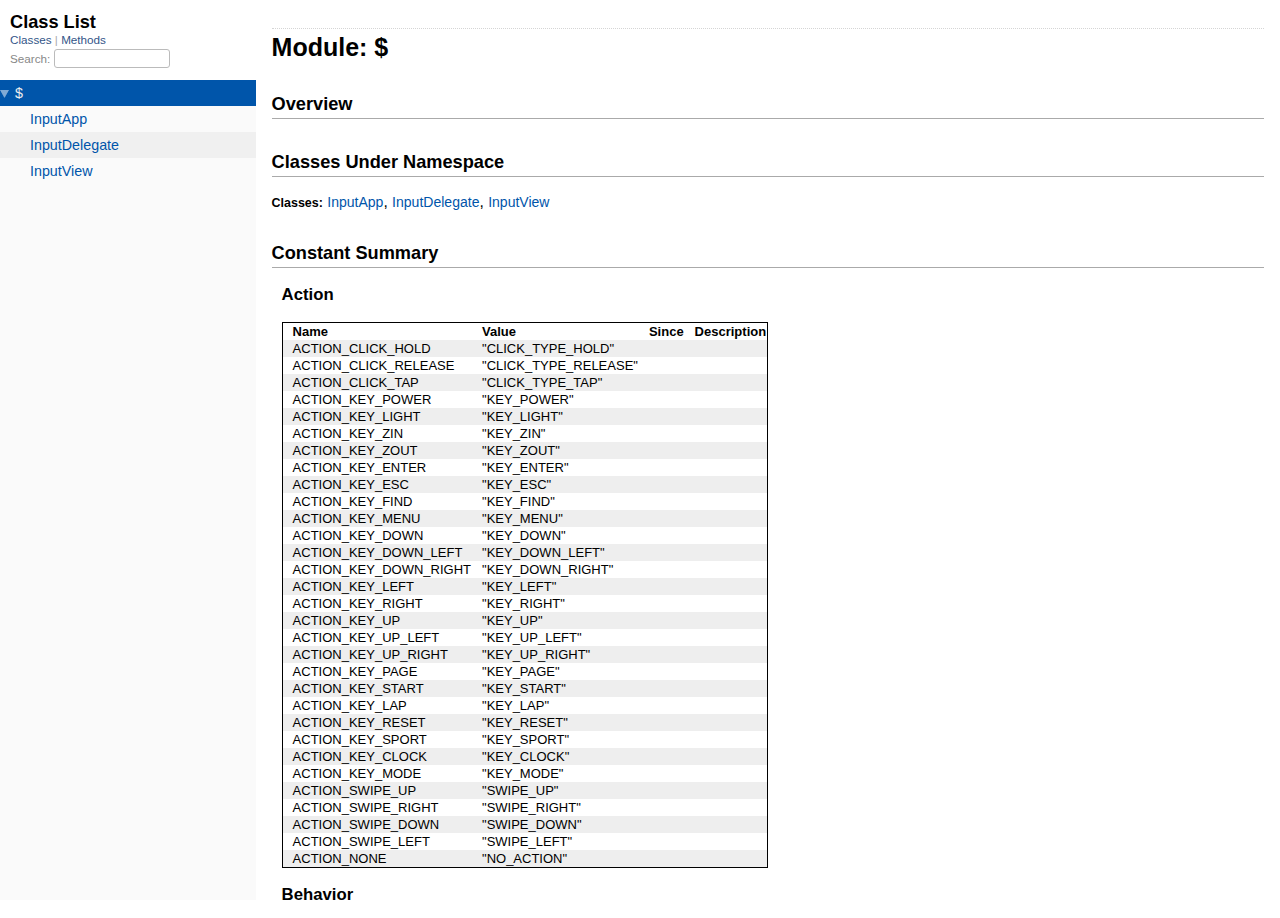
<file: docs/index.html>
<!-- Header -->
<!DOCTYPE html>
<html>
  <head>
    <meta charset="utf-8">
    <meta name="viewport" content="width=device-width, initial-scale=1.0">
    <title> $ </title>

    <link rel="stylesheet" href="./css/style.css" type="text/css" charset="utf-8" />
    <link rel="stylesheet" href="./css/common.css" type="text/css" charset="utf-8" />

    <script type="text/javascript" charset="utf-8">
      pathId = "$";
      relpath = './';
    </script>
    <script type="text/javascript" charset="utf-8" src="./js/jquery.js"></script>
    <script type="text/javascript" charset="utf-8" src="./js/app.js"></script>
 </head>

 <body>
<div class="nav_wrap">
  <iframe id="nav" src="./class_list.html"></iframe>
  <div id="resizer"></div>
</div>

<div id="main" tabindex="-1">
<iframe id="search_frame" src="./class_list.html"></iframe>


  <div id="content"><h1>Module: $</h1>


<h2>Overview</h2>
<!-- Overview -->





<div class="tags">





</div>



<!-- Child Classes -->
<h2>Classes Under Namespace</h2>
<p class="children">
<strong class="classes">Classes:</strong> <span class='type'><a href="./Global/InputApp.html">InputApp</a></span>, <span class='type'><a href="./Global/InputDelegate.html">InputDelegate</a></span>, <span class='type'><a href="./Global/InputView.html">InputView</a></span>
</p>


<!-- Constants -->
<h2>Constant Summary</h2>
<dl class="constants">
<dt id="Action-module" class="">
    <h3>Action</h3>
  </dt>
<table class='enumTable'>
  <tr>
    <th class='enumTableHeader'>Name</th>
    <th class='enumTableHeader'>Value</th>
    <th class='enumTableHeader'>Since</th>
    <th class='enumTableHeader'>Description</th>
  </tr>
  <tr class='enumTableOdd'>
    <td class='enumTableCell'>ACTION_CLICK_HOLD</td>
      <td class='enumTableCell'>"CLICK_TYPE_HOLD"</td>
      <td class='enumTableCell'></td>
      <td class='enumTableCell'></td>
    </td>
</tr><tr class='enumTableEven'>
    <td class='enumTableCell'>ACTION_CLICK_RELEASE</td>
      <td class='enumTableCell'>"CLICK_TYPE_RELEASE"</td>
      <td class='enumTableCell'></td>
      <td class='enumTableCell'></td>
    </td>
</tr><tr class='enumTableOdd'>
    <td class='enumTableCell'>ACTION_CLICK_TAP</td>
      <td class='enumTableCell'>"CLICK_TYPE_TAP"</td>
      <td class='enumTableCell'></td>
      <td class='enumTableCell'></td>
    </td>
</tr><tr class='enumTableEven'>
    <td class='enumTableCell'>ACTION_KEY_POWER</td>
      <td class='enumTableCell'>"KEY_POWER"</td>
      <td class='enumTableCell'></td>
      <td class='enumTableCell'></td>
    </td>
</tr><tr class='enumTableOdd'>
    <td class='enumTableCell'>ACTION_KEY_LIGHT</td>
      <td class='enumTableCell'>"KEY_LIGHT"</td>
      <td class='enumTableCell'></td>
      <td class='enumTableCell'></td>
    </td>
</tr><tr class='enumTableEven'>
    <td class='enumTableCell'>ACTION_KEY_ZIN</td>
      <td class='enumTableCell'>"KEY_ZIN"</td>
      <td class='enumTableCell'></td>
      <td class='enumTableCell'></td>
    </td>
</tr><tr class='enumTableOdd'>
    <td class='enumTableCell'>ACTION_KEY_ZOUT</td>
      <td class='enumTableCell'>"KEY_ZOUT"</td>
      <td class='enumTableCell'></td>
      <td class='enumTableCell'></td>
    </td>
</tr><tr class='enumTableEven'>
    <td class='enumTableCell'>ACTION_KEY_ENTER</td>
      <td class='enumTableCell'>"KEY_ENTER"</td>
      <td class='enumTableCell'></td>
      <td class='enumTableCell'></td>
    </td>
</tr><tr class='enumTableOdd'>
    <td class='enumTableCell'>ACTION_KEY_ESC</td>
      <td class='enumTableCell'>"KEY_ESC"</td>
      <td class='enumTableCell'></td>
      <td class='enumTableCell'></td>
    </td>
</tr><tr class='enumTableEven'>
    <td class='enumTableCell'>ACTION_KEY_FIND</td>
      <td class='enumTableCell'>"KEY_FIND"</td>
      <td class='enumTableCell'></td>
      <td class='enumTableCell'></td>
    </td>
</tr><tr class='enumTableOdd'>
    <td class='enumTableCell'>ACTION_KEY_MENU</td>
      <td class='enumTableCell'>"KEY_MENU"</td>
      <td class='enumTableCell'></td>
      <td class='enumTableCell'></td>
    </td>
</tr><tr class='enumTableEven'>
    <td class='enumTableCell'>ACTION_KEY_DOWN</td>
      <td class='enumTableCell'>"KEY_DOWN"</td>
      <td class='enumTableCell'></td>
      <td class='enumTableCell'></td>
    </td>
</tr><tr class='enumTableOdd'>
    <td class='enumTableCell'>ACTION_KEY_DOWN_LEFT</td>
      <td class='enumTableCell'>"KEY_DOWN_LEFT"</td>
      <td class='enumTableCell'></td>
      <td class='enumTableCell'></td>
    </td>
</tr><tr class='enumTableEven'>
    <td class='enumTableCell'>ACTION_KEY_DOWN_RIGHT</td>
      <td class='enumTableCell'>"KEY_DOWN_RIGHT"</td>
      <td class='enumTableCell'></td>
      <td class='enumTableCell'></td>
    </td>
</tr><tr class='enumTableOdd'>
    <td class='enumTableCell'>ACTION_KEY_LEFT</td>
      <td class='enumTableCell'>"KEY_LEFT"</td>
      <td class='enumTableCell'></td>
      <td class='enumTableCell'></td>
    </td>
</tr><tr class='enumTableEven'>
    <td class='enumTableCell'>ACTION_KEY_RIGHT</td>
      <td class='enumTableCell'>"KEY_RIGHT"</td>
      <td class='enumTableCell'></td>
      <td class='enumTableCell'></td>
    </td>
</tr><tr class='enumTableOdd'>
    <td class='enumTableCell'>ACTION_KEY_UP</td>
      <td class='enumTableCell'>"KEY_UP"</td>
      <td class='enumTableCell'></td>
      <td class='enumTableCell'></td>
    </td>
</tr><tr class='enumTableEven'>
    <td class='enumTableCell'>ACTION_KEY_UP_LEFT</td>
      <td class='enumTableCell'>"KEY_UP_LEFT"</td>
      <td class='enumTableCell'></td>
      <td class='enumTableCell'></td>
    </td>
</tr><tr class='enumTableOdd'>
    <td class='enumTableCell'>ACTION_KEY_UP_RIGHT</td>
      <td class='enumTableCell'>"KEY_UP_RIGHT"</td>
      <td class='enumTableCell'></td>
      <td class='enumTableCell'></td>
    </td>
</tr><tr class='enumTableEven'>
    <td class='enumTableCell'>ACTION_KEY_PAGE</td>
      <td class='enumTableCell'>"KEY_PAGE"</td>
      <td class='enumTableCell'></td>
      <td class='enumTableCell'></td>
    </td>
</tr><tr class='enumTableOdd'>
    <td class='enumTableCell'>ACTION_KEY_START</td>
      <td class='enumTableCell'>"KEY_START"</td>
      <td class='enumTableCell'></td>
      <td class='enumTableCell'></td>
    </td>
</tr><tr class='enumTableEven'>
    <td class='enumTableCell'>ACTION_KEY_LAP</td>
      <td class='enumTableCell'>"KEY_LAP"</td>
      <td class='enumTableCell'></td>
      <td class='enumTableCell'></td>
    </td>
</tr><tr class='enumTableOdd'>
    <td class='enumTableCell'>ACTION_KEY_RESET</td>
      <td class='enumTableCell'>"KEY_RESET"</td>
      <td class='enumTableCell'></td>
      <td class='enumTableCell'></td>
    </td>
</tr><tr class='enumTableEven'>
    <td class='enumTableCell'>ACTION_KEY_SPORT</td>
      <td class='enumTableCell'>"KEY_SPORT"</td>
      <td class='enumTableCell'></td>
      <td class='enumTableCell'></td>
    </td>
</tr><tr class='enumTableOdd'>
    <td class='enumTableCell'>ACTION_KEY_CLOCK</td>
      <td class='enumTableCell'>"KEY_CLOCK"</td>
      <td class='enumTableCell'></td>
      <td class='enumTableCell'></td>
    </td>
</tr><tr class='enumTableEven'>
    <td class='enumTableCell'>ACTION_KEY_MODE</td>
      <td class='enumTableCell'>"KEY_MODE"</td>
      <td class='enumTableCell'></td>
      <td class='enumTableCell'></td>
    </td>
</tr><tr class='enumTableOdd'>
    <td class='enumTableCell'>ACTION_SWIPE_UP</td>
      <td class='enumTableCell'>"SWIPE_UP"</td>
      <td class='enumTableCell'></td>
      <td class='enumTableCell'></td>
    </td>
</tr><tr class='enumTableEven'>
    <td class='enumTableCell'>ACTION_SWIPE_RIGHT</td>
      <td class='enumTableCell'>"SWIPE_RIGHT"</td>
      <td class='enumTableCell'></td>
      <td class='enumTableCell'></td>
    </td>
</tr><tr class='enumTableOdd'>
    <td class='enumTableCell'>ACTION_SWIPE_DOWN</td>
      <td class='enumTableCell'>"SWIPE_DOWN"</td>
      <td class='enumTableCell'></td>
      <td class='enumTableCell'></td>
    </td>
</tr><tr class='enumTableEven'>
    <td class='enumTableCell'>ACTION_SWIPE_LEFT</td>
      <td class='enumTableCell'>"SWIPE_LEFT"</td>
      <td class='enumTableCell'></td>
      <td class='enumTableCell'></td>
    </td>
</tr><tr class='enumTableOdd'>
    <td class='enumTableCell'>ACTION_NONE</td>
      <td class='enumTableCell'>"NO_ACTION"</td>
      <td class='enumTableCell'></td>
      <td class='enumTableCell'></td>
    </td>
</tr>
</table><dt id="Behavior-module" class="">
    <h3>Behavior</h3>
  </dt>
<table class='enumTable'>
  <tr>
    <th class='enumTableHeader'>Name</th>
    <th class='enumTableHeader'>Value</th>
    <th class='enumTableHeader'>Since</th>
    <th class='enumTableHeader'>Description</th>
  </tr>
  <tr class='enumTableOdd'>
    <td class='enumTableCell'>BEHAVIOR_NEXT_PAGE</td>
      <td class='enumTableCell'>"NEXT_PAGE"</td>
      <td class='enumTableCell'></td>
      <td class='enumTableCell'></td>
    </td>
</tr><tr class='enumTableEven'>
    <td class='enumTableCell'>BEHAVIOR_PREV_PAGE</td>
      <td class='enumTableCell'>"PREVIOUS_PAGE"</td>
      <td class='enumTableCell'></td>
      <td class='enumTableCell'></td>
    </td>
</tr><tr class='enumTableOdd'>
    <td class='enumTableCell'>BEHAVIOR_MENU</td>
      <td class='enumTableCell'>"ON_MENU"</td>
      <td class='enumTableCell'></td>
      <td class='enumTableCell'></td>
    </td>
</tr><tr class='enumTableEven'>
    <td class='enumTableCell'>BEHAVIOR_BACK</td>
      <td class='enumTableCell'>"ON_BACK"</td>
      <td class='enumTableCell'></td>
      <td class='enumTableCell'></td>
    </td>
</tr><tr class='enumTableOdd'>
    <td class='enumTableCell'>BEHAVIOR_NEXT_MODE</td>
      <td class='enumTableCell'>"ON_NEXT_MODE"</td>
      <td class='enumTableCell'></td>
      <td class='enumTableCell'></td>
    </td>
</tr><tr class='enumTableEven'>
    <td class='enumTableCell'>BEHAVIOR_PREV_MODE</td>
      <td class='enumTableCell'>"ON_PREVIOUS_MODE"</td>
      <td class='enumTableCell'></td>
      <td class='enumTableCell'></td>
    </td>
</tr><tr class='enumTableOdd'>
    <td class='enumTableCell'>BEHAVIOR_SELECT</td>
      <td class='enumTableCell'>"ON_SELECT"</td>
      <td class='enumTableCell'></td>
      <td class='enumTableCell'></td>
    </td>
</tr><tr class='enumTableEven'>
    <td class='enumTableCell'>BEHAVIOR_NONE</td>
      <td class='enumTableCell'>"NO_BEHAVIOR"</td>
      <td class='enumTableCell'></td>
      <td class='enumTableCell'></td>
    </td>
</tr>
</table><dt id="Button-module" class="">
    <h3>Button</h3>
  </dt>
<table class='enumTable'>
  <tr>
    <th class='enumTableHeader'>Name</th>
    <th class='enumTableHeader'>Value</th>
    <th class='enumTableHeader'>Since</th>
    <th class='enumTableHeader'>Description</th>
  </tr>
  <tr class='enumTableOdd'>
    <td class='enumTableCell'>BUTTON_MORE</td>
      <td class='enumTableCell'>"MORE_BUTTONS"</td>
      <td class='enumTableCell'></td>
      <td class='enumTableCell'></td>
    </td>
</tr><tr class='enumTableEven'>
    <td class='enumTableCell'>BUTTON_NO_MORE</td>
      <td class='enumTableCell'>"NO_MORE_BUTTONS"</td>
      <td class='enumTableCell'></td>
      <td class='enumTableCell'></td>
    </td>
</tr><tr class='enumTableOdd'>
    <td class='enumTableCell'>BUTTON_PUSH</td>
      <td class='enumTableCell'>"PUSH_BUTTONS"</td>
      <td class='enumTableCell'></td>
      <td class='enumTableCell'></td>
    </td>
</tr><tr class='enumTableEven'>
    <td class='enumTableCell'>BUTTON_UNKNOWN</td>
      <td class='enumTableCell'>"UNKNOWN_BUTTON"</td>
      <td class='enumTableCell'></td>
      <td class='enumTableCell'></td>
    </td>
</tr>
</table><dt id="Status-module" class="">
    <h3>Status</h3>
  </dt>
<table class='enumTable'>
  <tr>
    <th class='enumTableHeader'>Name</th>
    <th class='enumTableHeader'>Value</th>
    <th class='enumTableHeader'>Since</th>
    <th class='enumTableHeader'>Description</th>
  </tr>
  <tr class='enumTableOdd'>
    <td class='enumTableCell'>STATUS_PRESSED</td>
      <td class='enumTableCell'>"PRESSED"</td>
      <td class='enumTableCell'></td>
      <td class='enumTableCell'></td>
    </td>
</tr><tr class='enumTableEven'>
    <td class='enumTableCell'>STATUS_RELEASED</td>
      <td class='enumTableCell'>"RELEASED"</td>
      <td class='enumTableCell'></td>
      <td class='enumTableCell'></td>
    </td>
</tr><tr class='enumTableOdd'>
    <td class='enumTableCell'>STATUS_NONE</td>
      <td class='enumTableCell'>"NO_EVENT"</td>
      <td class='enumTableCell'></td>
      <td class='enumTableCell'></td>
    </td>
</tr>
</table>
</dl>





</div>

<hr/>

<p class="signature">
Generated Mar 21, 2023, 1:46:30 PM
</p>

</body>
</file>
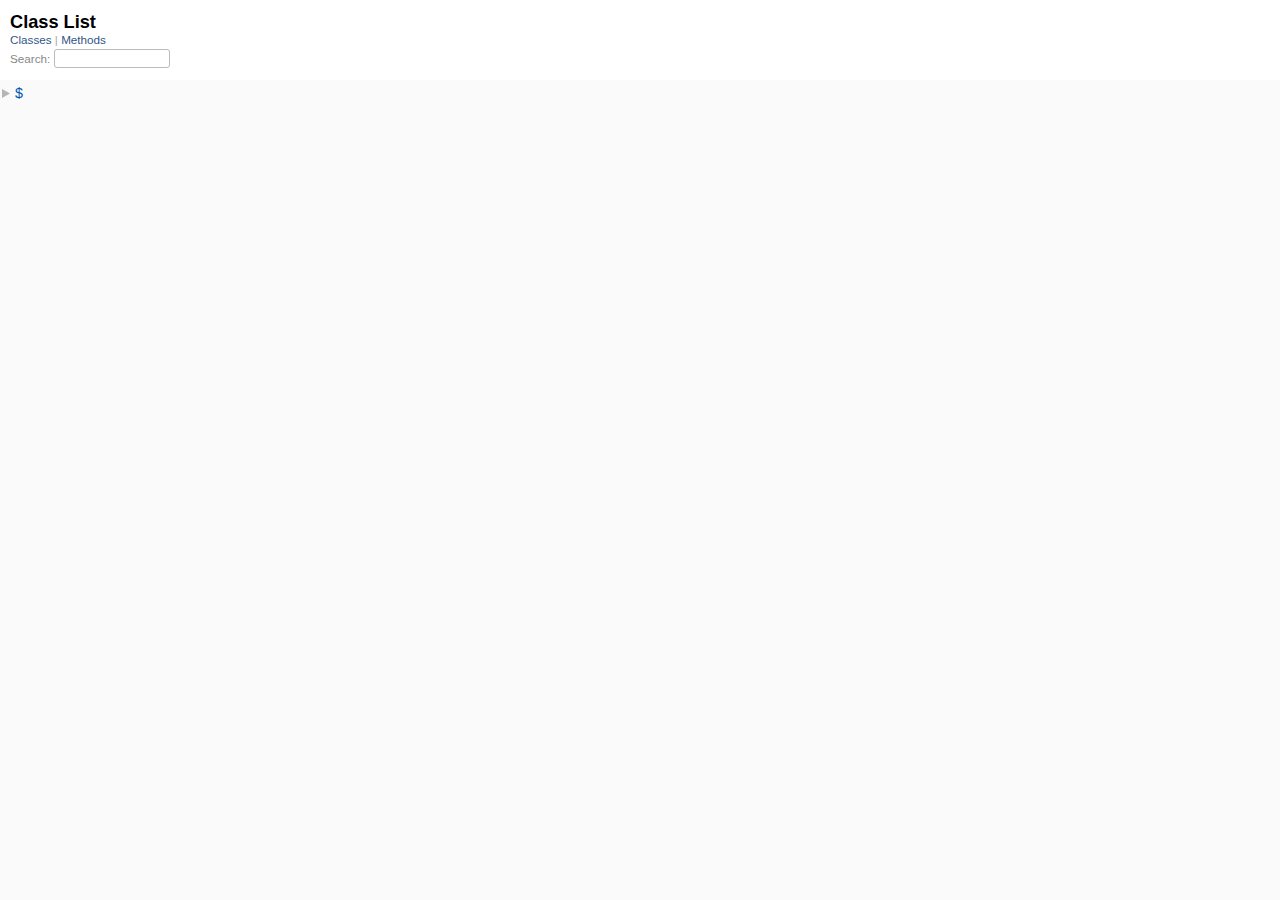
<file: docs/class_list.html>
<!DOCTYPE html>
<html>
  <head>
    <meta name="viewport" content="width=device-width, initial-scale=1.0">
    <meta charset="utf-8" />
      <link rel="stylesheet" href="css/full_list.css" type="text/css" media="screen" charset="utf-8" />
      <link rel="stylesheet" href="css/common.css" type="text/css" media="screen" charset="utf-8" />
      <script type="text/javascript" charset="utf-8" src="js/jquery.js"></script>
      <script type="text/javascript" charset="utf-8" src="js/full_list.js"></script>
    <title>Class List</title>
    <base id="base_target" target="_parent" />
  </head>
  <body>
    <div id="content">
      <div class="fixed_header">
        <h1 id="full_list_header">Class List</h1>
        <div id="full_list_nav">
            <span><a target="_self" href="./class_list.html">
              Classes
            </a></span>

            <span><a target="_self" href="./method_list.html">
              Methods
            </a></span>
        </div>

        <div id="search">Search: <input type="text" /></div>
      </div>

      <ul id="full_list" class="class">
        <li id='object_$' class='collapsed even'>
  <div class='item' style='padding-left:15px'>
    <a class='toggle'></a>
    <span class='object_link'><a href="./index.html" title="$ (Module)">$</a></span>
  </div>
  <ul>
    <li id='object_$.InputApp' class='collapsed even'>
  <div class='item' style='padding-left:30px'>
    <span class='object_link'><a href="./Global/InputApp.html" title="InputApp (Class)">InputApp</a></span>
    <small class='search_info'>$</small>
  </div>
</li><li id='object_$.InputDelegate' class='collapsed odd'>
  <div class='item' style='padding-left:30px'>
    <span class='object_link'><a href="./Global/InputDelegate.html" title="InputDelegate (Class)">InputDelegate</a></span>
    <small class='search_info'>$</small>
  </div>
</li><li id='object_$.InputView' class='collapsed even'>
  <div class='item' style='padding-left:30px'>
    <span class='object_link'><a href="./Global/InputView.html" title="InputView (Class)">InputView</a></span>
    <small class='search_info'>$</small>
  </div>
</li>
  </ul>
</li>
      </ul>
    </div>
  </body>
</html>
</file>
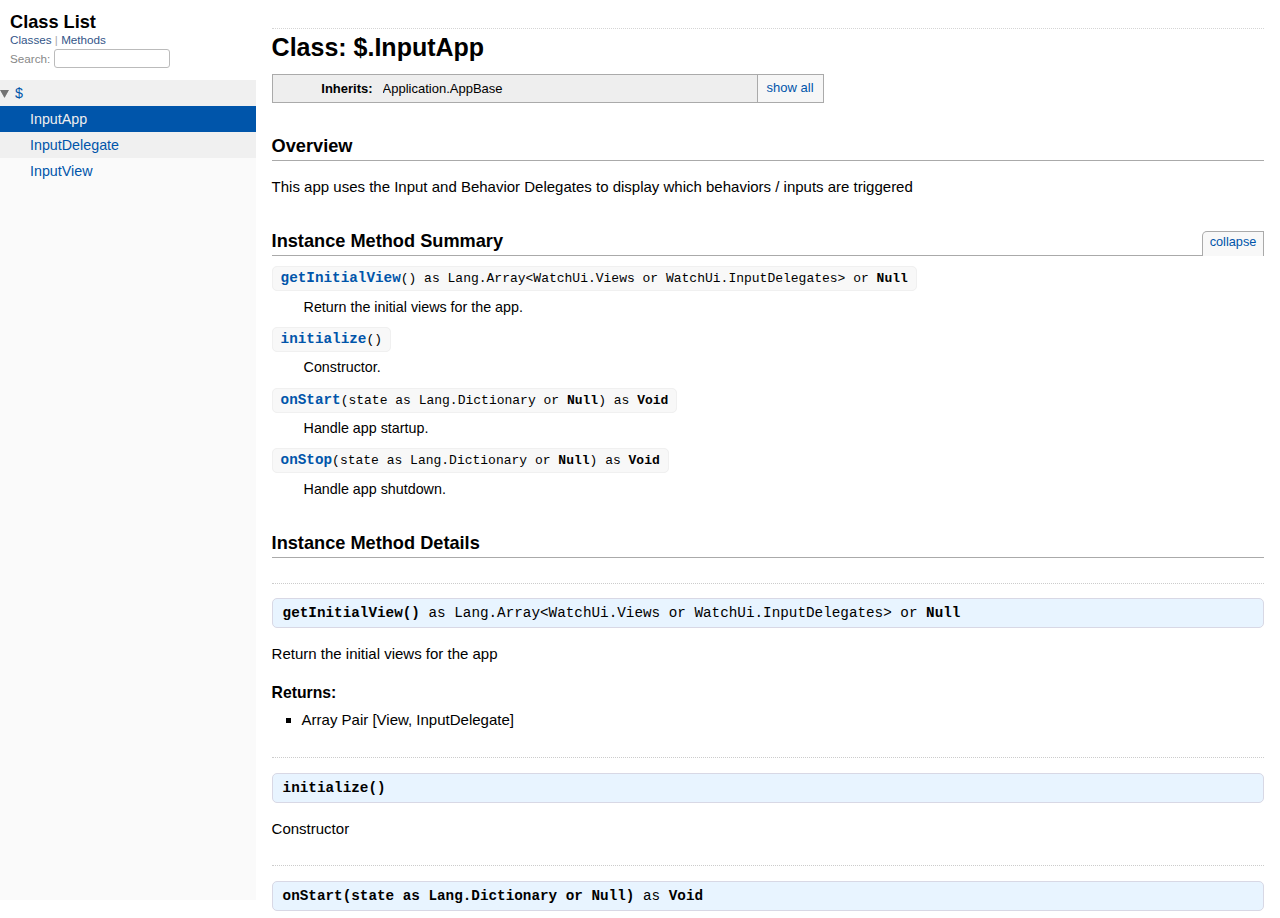
<file: docs/Global/InputApp.html>
<!-- Header -->
<!DOCTYPE html>
<html>
  <head>
    <meta charset="utf-8">
    <meta name="viewport" content="width=device-width, initial-scale=1.0">
    <title> $.InputApp </title>

    <link rel="stylesheet" href="../css/style.css" type="text/css" charset="utf-8" />
    <link rel="stylesheet" href="../css/common.css" type="text/css" charset="utf-8" />

    <script type="text/javascript" charset="utf-8">
      pathId = "$.InputApp";
      relpath = '../';
    </script>
    <script type="text/javascript" charset="utf-8" src="../js/jquery.js"></script>
    <script type="text/javascript" charset="utf-8" src="../js/app.js"></script>
 </head>

 <body>
<div class="nav_wrap">
  <iframe id="nav" src="../class_list.html"></iframe>
  <div id="resizer"></div>
</div>

<div id="main" tabindex="-1">
<iframe id="search_frame" src="../class_list.html"></iframe>


  <div id="content"><h1>Class: $.InputApp</h1>

  <!-- Inherits -->
  <div class="box_info">
    <dl>
  <dt>Inherits:</dt>
  <dd>
    <span class="inheritName">Application.AppBase</span>
    <ul class="fullTree">
      <li class="next">
  <div class='inline'>
    Application.AppBase
  </div>
</li>
<li class="next">
  <div class='inline'>
    <a href="../Global/InputApp.html">InputApp</a>
  </div>
</li>
    </ul>
    <a href="#" class="inheritanceTree">show all</a>
  </dd>
</dl>
  </div>

<h2>Overview</h2>
<!-- Overview -->

<!-- Description -->
  <div class="docstring">
    <div class="discussion">
      <p>
This app uses the Input and Behavior Delegates to
display which behaviors / inputs are triggered
</p>


    </div>
  </div>




<div class="tags">





</div>








<h2>
   Instance Method Summary
   <small><a href="#" class="summary_toggle">collapse</a></small>
</h2>
<ul class="summary">
<li class="public">

      <span class="summary_signature">
      <a href="#getInitialView-instance_function" title="getInitialView (Instance Function)"><strong>getInitialView</strong></a>()    as <span class='type'>Lang.Array</span>&lt;WatchUi.Views or WatchUi.InputDelegates&gt; or <b>Null</b>
      </span>

  <span class="summary_desc">
    <div class="inline">
<p>
Return the initial views for the app.
</p>


    </div>
  </span>
</li><li class="public">

      <span class="summary_signature">
      <a href="#initialize-instance_function" title="initialize (Instance Function)"><strong>initialize</strong></a>()
      </span>

  <span class="summary_desc">
    <div class="inline">
<p>
Constructor.
</p>


    </div>
  </span>
</li><li class="public">

      <span class="summary_signature">
      <a href="#onStart-instance_function" title="onStart (Instance Function)"><strong>onStart</strong></a>(state as Lang.Dictionary or <b>Null</b>)    as <b>Void</b>
      </span>

  <span class="summary_desc">
    <div class="inline">
<p>
Handle app startup.
</p>


    </div>
  </span>
</li><li class="public">

      <span class="summary_signature">
      <a href="#onStop-instance_function" title="onStop (Instance Function)"><strong>onStop</strong></a>(state as Lang.Dictionary or <b>Null</b>)    as <b>Void</b>
      </span>

  <span class="summary_desc">
    <div class="inline">
<p>
Handle app shutdown.
</p>


    </div>
  </span>
</li>
</ul>


 <div id="instance_method_details" class="method_details_list">
  <h2>Instance Method Details</h2>
<div class="method_details">
  <h3 class="signature" id="getInitialView-instance_function">
    <strong>getInitialView()</strong> <span class='type'> as <span class='type'>Lang.Array</span>&lt;WatchUi.Views or WatchUi.InputDelegates&gt; or <b>Null</b></span>
  </h3>

  <div class="docstring">
    <div class="discussion">
      <p>
Return the initial views for the app
</p>


    </div>
  </div>

  <div class="tags">



    <p class="tag_title">Returns:</p>
    <ul class="return">
      <li>
  <div class='inline'>
    <p>
Array Pair [View, InputDelegate]
</p>


  </div>
</li>
    </ul>




  </div>
</div><div class="method_details">
  <h3 class="signature" id="initialize-instance_function">
    <strong>initialize()</strong>
  </h3>

  <div class="docstring">
    <div class="discussion">
      <p>
Constructor
</p>


    </div>
  </div>

  <div class="tags">







  </div>
</div><div class="method_details">
  <h3 class="signature" id="onStart-instance_function">
    <strong>onStart(state as Lang.Dictionary or <b>Null</b>)</strong> <span class='type'> as <b>Void</b></span>
  </h3>

  <div class="docstring">
    <div class="discussion">
      <p>
Handle app startup
</p>


    </div>
  </div>

  <div class="tags">
    <p class="tag_title">Parameters:</p>
    <ul class="param">
      <li>
        <span class='name'>state</span>
        &mdash;
        <div class='inline'>
<p>
Startup arguments
</p>


        </div>
    </li>
    </ul>







  </div>
</div><div class="method_details">
  <h3 class="signature" id="onStop-instance_function">
    <strong>onStop(state as Lang.Dictionary or <b>Null</b>)</strong> <span class='type'> as <b>Void</b></span>
  </h3>

  <div class="docstring">
    <div class="discussion">
      <p>
Handle app shutdown
</p>


    </div>
  </div>

  <div class="tags">
    <p class="tag_title">Parameters:</p>
    <ul class="param">
      <li>
        <span class='name'>state</span>
        &mdash;
        <div class='inline'>
<p>
Shutdown arguments
</p>


        </div>
    </li>
    </ul>







  </div>
</div>
</div>
</div>

<hr/>

<p class="signature">
Generated Mar 21, 2023, 1:46:30 PM
</p>

</body>
</file>
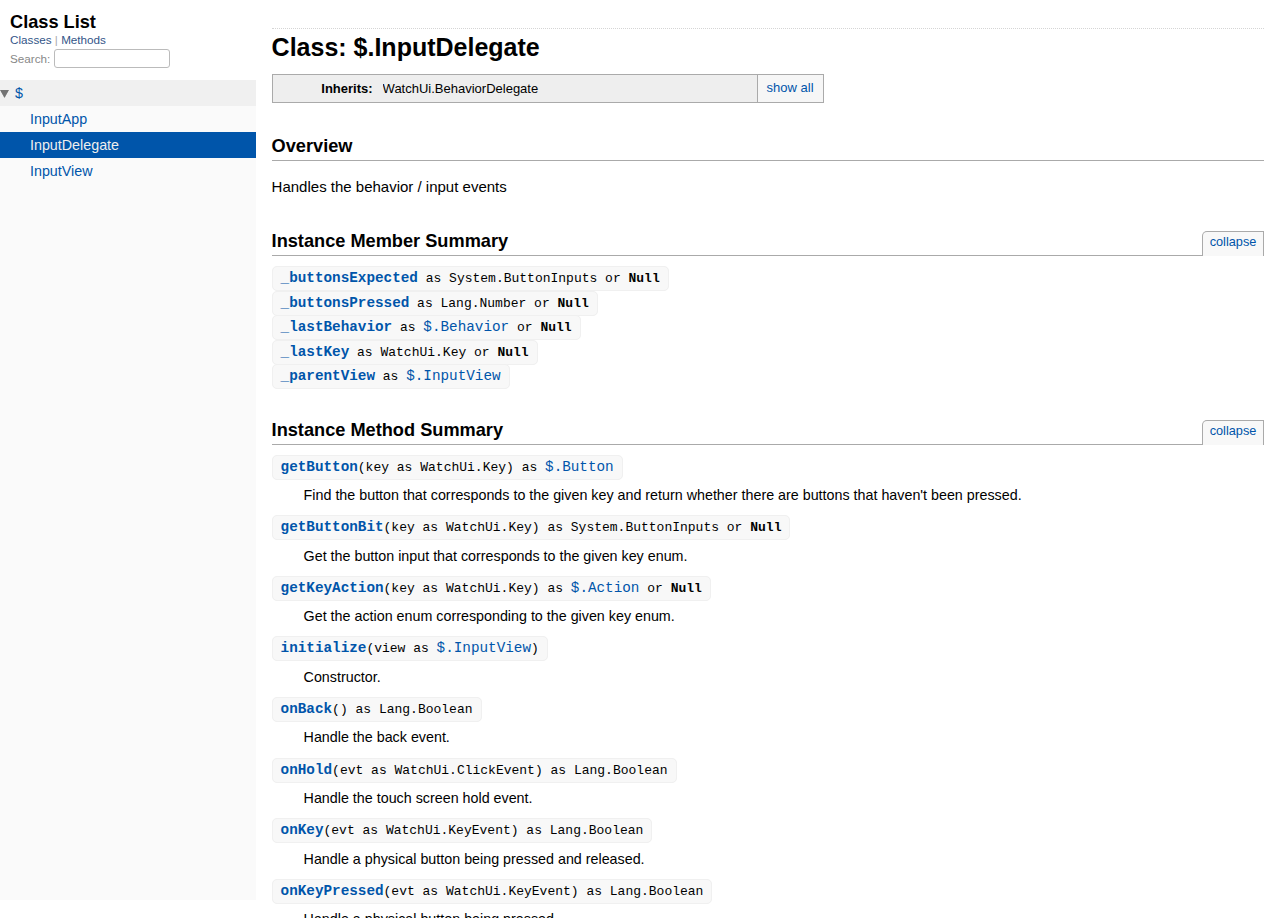
<file: docs/Global/InputDelegate.html>
<!-- Header -->
<!DOCTYPE html>
<html>
  <head>
    <meta charset="utf-8">
    <meta name="viewport" content="width=device-width, initial-scale=1.0">
    <title> $.InputDelegate </title>

    <link rel="stylesheet" href="../css/style.css" type="text/css" charset="utf-8" />
    <link rel="stylesheet" href="../css/common.css" type="text/css" charset="utf-8" />

    <script type="text/javascript" charset="utf-8">
      pathId = "$.InputDelegate";
      relpath = '../';
    </script>
    <script type="text/javascript" charset="utf-8" src="../js/jquery.js"></script>
    <script type="text/javascript" charset="utf-8" src="../js/app.js"></script>
 </head>

 <body>
<div class="nav_wrap">
  <iframe id="nav" src="../class_list.html"></iframe>
  <div id="resizer"></div>
</div>

<div id="main" tabindex="-1">
<iframe id="search_frame" src="../class_list.html"></iframe>


  <div id="content"><h1>Class: $.InputDelegate</h1>

  <!-- Inherits -->
  <div class="box_info">
    <dl>
  <dt>Inherits:</dt>
  <dd>
    <span class="inheritName">WatchUi.BehaviorDelegate</span>
    <ul class="fullTree">
      <li class="next">
  <div class='inline'>
    WatchUi.BehaviorDelegate
  </div>
</li>
<li class="next">
  <div class='inline'>
    <a href="../Global/InputDelegate.html">InputDelegate</a>
  </div>
</li>
    </ul>
    <a href="#" class="inheritanceTree">show all</a>
  </dd>
</dl>
  </div>

<h2>Overview</h2>
<!-- Overview -->

<!-- Description -->
  <div class="docstring">
    <div class="discussion">
      <p>
Handles the behavior / input events
</p>


    </div>
  </div>




<div class="tags">





</div>







<h2>Instance Member Summary <small><a href="#" class="summary_toggle">collapse</a></small></h2>
<ul class="summary">
   <li class="public">
  <span class="summary_signature">
    <a href="#_buttonsExpected-var" title="_buttonsExpected (Var)"><strong>_buttonsExpected</strong></a>  as System.ButtonInputs or <b>Null</b>
  </span>


</li><li class="public">
  <span class="summary_signature">
    <a href="#_buttonsPressed-var" title="_buttonsPressed (Var)"><strong>_buttonsPressed</strong></a>  as Lang.Number or <b>Null</b>
  </span>


</li><li class="public">
  <span class="summary_signature">
    <a href="#_lastBehavior-var" title="_lastBehavior (Var)"><strong>_lastBehavior</strong></a>  as <span class='type'><a href="../index.html#Behavior-module">$.Behavior</a></span> or <b>Null</b>
  </span>


</li><li class="public">
  <span class="summary_signature">
    <a href="#_lastKey-var" title="_lastKey (Var)"><strong>_lastKey</strong></a>  as WatchUi.Key or <b>Null</b>
  </span>


</li><li class="public">
  <span class="summary_signature">
    <a href="#_parentView-var" title="_parentView (Var)"><strong>_parentView</strong></a>  as <span class='type'><a href="../Global/InputView.html">$.InputView</a></span>
  </span>


</li>
</ul>

<h2>
   Instance Method Summary
   <small><a href="#" class="summary_toggle">collapse</a></small>
</h2>
<ul class="summary">
<li class="public">

      <span class="summary_signature">
      <a href="#getButton-instance_function" title="getButton (Instance Function)"><strong>getButton</strong></a>(key as WatchUi.Key)    as <span class='type'><a href="../index.html#Button-module">$.Button</a></span>
      </span>

  <span class="summary_desc">
    <div class="inline">
<p>
Find the button that corresponds to the given key and return whether there are buttons that haven't been pressed.
</p>


    </div>
  </span>
</li><li class="public">

      <span class="summary_signature">
      <a href="#getButtonBit-instance_function" title="getButtonBit (Instance Function)"><strong>getButtonBit</strong></a>(key as WatchUi.Key)    as System.ButtonInputs or <b>Null</b>
      </span>

  <span class="summary_desc">
    <div class="inline">
<p>
Get the button input that corresponds to the given key enum.
</p>


    </div>
  </span>
</li><li class="public">

      <span class="summary_signature">
      <a href="#getKeyAction-instance_function" title="getKeyAction (Instance Function)"><strong>getKeyAction</strong></a>(key as WatchUi.Key)    as <span class='type'><a href="../index.html#Action-module">$.Action</a></span> or <b>Null</b>
      </span>

  <span class="summary_desc">
    <div class="inline">
<p>
Get the action enum corresponding to the given key enum.
</p>


    </div>
  </span>
</li><li class="public">

      <span class="summary_signature">
      <a href="#initialize-instance_function" title="initialize (Instance Function)"><strong>initialize</strong></a>(view as <span class='type'><a href="../Global/InputView.html">$.InputView</a></span>)
      </span>

  <span class="summary_desc">
    <div class="inline">
<p>
Constructor.
</p>


    </div>
  </span>
</li><li class="public">

      <span class="summary_signature">
      <a href="#onBack-instance_function" title="onBack (Instance Function)"><strong>onBack</strong></a>()    as Lang.Boolean
      </span>

  <span class="summary_desc">
    <div class="inline">
<p>
Handle the back event.
</p>


    </div>
  </span>
</li><li class="public">

      <span class="summary_signature">
      <a href="#onHold-instance_function" title="onHold (Instance Function)"><strong>onHold</strong></a>(evt as WatchUi.ClickEvent)    as Lang.Boolean
      </span>

  <span class="summary_desc">
    <div class="inline">
<p>
Handle the touch screen hold event.
</p>


    </div>
  </span>
</li><li class="public">

      <span class="summary_signature">
      <a href="#onKey-instance_function" title="onKey (Instance Function)"><strong>onKey</strong></a>(evt as WatchUi.KeyEvent)    as Lang.Boolean
      </span>

  <span class="summary_desc">
    <div class="inline">
<p>
Handle a physical button being pressed and released.
</p>


    </div>
  </span>
</li><li class="public">

      <span class="summary_signature">
      <a href="#onKeyPressed-instance_function" title="onKeyPressed (Instance Function)"><strong>onKeyPressed</strong></a>(evt as WatchUi.KeyEvent)    as Lang.Boolean
      </span>

  <span class="summary_desc">
    <div class="inline">
<p>
Handle a physical button being pressed.
</p>


    </div>
  </span>
</li><li class="public">

      <span class="summary_signature">
      <a href="#onKeyReleased-instance_function" title="onKeyReleased (Instance Function)"><strong>onKeyReleased</strong></a>(evt as WatchUi.KeyEvent)    as Lang.Boolean
      </span>

  <span class="summary_desc">
    <div class="inline">
<p>
Handle a physical button being released.
</p>


    </div>
  </span>
</li><li class="public">

      <span class="summary_signature">
      <a href="#onMenu-instance_function" title="onMenu (Instance Function)"><strong>onMenu</strong></a>()    as Lang.Boolean
      </span>

  <span class="summary_desc">
    <div class="inline">
<p>
Handle the menu event.
</p>


    </div>
  </span>
</li><li class="public">

      <span class="summary_signature">
      <a href="#onNextMode-instance_function" title="onNextMode (Instance Function)"><strong>onNextMode</strong></a>()    as Lang.Boolean
      </span>

  <span class="summary_desc">
    <div class="inline">
<p>
Handle the next event.
</p>


    </div>
  </span>
</li><li class="public">

      <span class="summary_signature">
      <a href="#onNextPage-instance_function" title="onNextPage (Instance Function)"><strong>onNextPage</strong></a>()    as Lang.Boolean
      </span>

  <span class="summary_desc">
    <div class="inline">
<p>
Handle going to the next view.
</p>


    </div>
  </span>
</li><li class="public">

      <span class="summary_signature">
      <a href="#onPreviousMode-instance_function" title="onPreviousMode (Instance Function)"><strong>onPreviousMode</strong></a>()    as Lang.Boolean
      </span>

  <span class="summary_desc">
    <div class="inline">
<p>
Handle the previous event.
</p>


    </div>
  </span>
</li><li class="public">

      <span class="summary_signature">
      <a href="#onPreviousPage-instance_function" title="onPreviousPage (Instance Function)"><strong>onPreviousPage</strong></a>()    as Lang.Boolean
      </span>

  <span class="summary_desc">
    <div class="inline">
<p>
Handle going to the previous view.
</p>


    </div>
  </span>
</li><li class="public">

      <span class="summary_signature">
      <a href="#onRelease-instance_function" title="onRelease (Instance Function)"><strong>onRelease</strong></a>(evt as WatchUi.ClickEvent)    as Lang.Boolean
      </span>

  <span class="summary_desc">
    <div class="inline">
<p>
Handle the touch screen release event.
</p>


    </div>
  </span>
</li><li class="public">

      <span class="summary_signature">
      <a href="#onSelect-instance_function" title="onSelect (Instance Function)"><strong>onSelect</strong></a>()    as Lang.Boolean
      </span>

  <span class="summary_desc">
    <div class="inline">
<p>
Handle the select button.
</p>


    </div>
  </span>
</li><li class="public">

      <span class="summary_signature">
      <a href="#onSwipe-instance_function" title="onSwipe (Instance Function)"><strong>onSwipe</strong></a>(evt as WatchUi.SwipeEvent)    as Lang.Boolean
      </span>

  <span class="summary_desc">
    <div class="inline">
<p>
Handle the touch screen swipe event.
</p>


    </div>
  </span>
</li><li class="public">

      <span class="summary_signature">
      <a href="#onTap-instance_function" title="onTap (Instance Function)"><strong>onTap</strong></a>(evt as WatchUi.ClickEvent)    as Lang.Boolean
      </span>

  <span class="summary_desc">
    <div class="inline">
<p>
Handle a screen tap event.
</p>


    </div>
  </span>
</li>
</ul>

 <div id="instance_attr_details" class="attr_details">
    <h2>Instance Attribute Details</h2>
    <dt id="_buttonsExpected-var" class="">
<h3 class="signature " id="_buttonsExpected-var">

var _buttonsExpected  as System.ButtonInputs or <b>Null</b>

</h3>



<div class="tags">




</div>

</dt><dt id="_buttonsPressed-var" class="">
<h3 class="signature " id="_buttonsPressed-var">

var _buttonsPressed  as Lang.Number or <b>Null</b>

</h3>



<div class="tags">




</div>

</dt><dt id="_lastBehavior-var" class="">
<h3 class="signature " id="_lastBehavior-var">

var _lastBehavior  as <span class='type'><a href="../index.html#Behavior-module">$.Behavior</a></span> or <b>Null</b>

</h3>



<div class="tags">




</div>

</dt><dt id="_lastKey-var" class="">
<h3 class="signature " id="_lastKey-var">

var _lastKey  as WatchUi.Key or <b>Null</b>

</h3>



<div class="tags">




</div>

</dt><dt id="_parentView-var" class="">
<h3 class="signature " id="_parentView-var">

var _parentView  as <span class='type'><a href="../Global/InputView.html">$.InputView</a></span>

</h3>



<div class="tags">




</div>

</dt>
 </div>

 <div id="instance_method_details" class="method_details_list">
  <h2>Instance Method Details</h2>
<div class="method_details">
  <h3 class="signature" id="getButton-instance_function">
    <strong>getButton(key as WatchUi.Key)</strong> <span class='type'> as <span class='type'><a href="../index.html#Button-module">$.Button</a></span></span>
  </h3>

  <div class="docstring">
    <div class="discussion">
      <p>
Find the button that corresponds to the given key and return
whether there are buttons that haven't been pressed
</p>


    </div>
  </div>

  <div class="tags">
    <p class="tag_title">Parameters:</p>
    <ul class="param">
      <li>
        <span class='name'>key</span>
        &mdash;
        <div class='inline'>
<p>
The key that was pressed
</p>


        </div>
    </li>
    </ul>



    <p class="tag_title">Returns:</p>
    <ul class="return">
      <li>
  <div class='inline'>
    <p>
Button enum telling whether all buttons have been pressed
</p>


  </div>
</li>
    </ul>




  </div>
</div><div class="method_details">
  <h3 class="signature" id="getButtonBit-instance_function">
    <strong>getButtonBit(key as WatchUi.Key)</strong> <span class='type'> as System.ButtonInputs or <b>Null</b></span>
  </h3>

  <div class="docstring">
    <div class="discussion">
      <p>
Get the button input that corresponds to the given key enum
</p>


    </div>
  </div>

  <div class="tags">
    <p class="tag_title">Parameters:</p>
    <ul class="param">
      <li>
        <span class='name'>key</span>
        &mdash;
        <div class='inline'>
<p>
The key enum
</p>


        </div>
    </li>
    </ul>



    <p class="tag_title">Returns:</p>
    <ul class="return">
      <li>
  <div class='inline'>
    <p>
Button input of the key, or null if button not found
</p>


  </div>
</li>
    </ul>




  </div>
</div><div class="method_details">
  <h3 class="signature" id="getKeyAction-instance_function">
    <strong>getKeyAction(key as WatchUi.Key)</strong> <span class='type'> as <span class='type'><a href="../index.html#Action-module">$.Action</a></span> or <b>Null</b></span>
  </h3>

  <div class="docstring">
    <div class="discussion">
      <p>
Get the action enum corresponding to the given key enum
</p>


    </div>
  </div>

  <div class="tags">
    <p class="tag_title">Parameters:</p>
    <ul class="param">
      <li>
        <span class='name'>key</span>
        &mdash;
        <div class='inline'>
<p>
The key enum
</p>


        </div>
    </li>
    </ul>



    <p class="tag_title">Returns:</p>
    <ul class="return">
      <li>
  <div class='inline'>
    <p>
Action enum of key, or null if key not found
</p>


  </div>
</li>
    </ul>




  </div>
</div><div class="method_details">
  <h3 class="signature" id="initialize-instance_function">
    <strong>initialize(view as <span class='type'><a href="../Global/InputView.html">$.InputView</a></span>)</strong>
  </h3>

  <div class="docstring">
    <div class="discussion">
      <p>
Constructor
</p>


    </div>
  </div>

  <div class="tags">
    <p class="tag_title">Parameters:</p>
    <ul class="param">
      <li>
        <span class='name'>view</span>
        &mdash;
        <div class='inline'>
<p>
The InputView to operate on
</p>


        </div>
    </li>
    </ul>







  </div>
</div><div class="method_details">
  <h3 class="signature" id="onBack-instance_function">
    <strong>onBack()</strong> <span class='type'> as Lang.Boolean</span>
  </h3>

  <div class="docstring">
    <div class="discussion">
      <p>
Handle the back event
</p>


    </div>
  </div>

  <div class="tags">



    <p class="tag_title">Returns:</p>
    <ul class="return">
      <li>
  <div class='inline'>
    <p>
true if handled, false otherwise
</p>


  </div>
</li>
    </ul>




  </div>
</div><div class="method_details">
  <h3 class="signature" id="onHold-instance_function">
    <strong>onHold(evt as WatchUi.ClickEvent)</strong> <span class='type'> as Lang.Boolean</span>
  </h3>

  <div class="docstring">
    <div class="discussion">
      <p>
Handle the touch screen hold event
</p>


    </div>
  </div>

  <div class="tags">
    <p class="tag_title">Parameters:</p>
    <ul class="param">
      <li>
        <span class='name'>evt</span>
        &mdash;
        <div class='inline'>
<p>
The click event that occurred
</p>


        </div>
    </li>
    </ul>



    <p class="tag_title">Returns:</p>
    <ul class="return">
      <li>
  <div class='inline'>
    <p>
true if handled, false otherwise
</p>


  </div>
</li>
    </ul>




  </div>
</div><div class="method_details">
  <h3 class="signature" id="onKey-instance_function">
    <strong>onKey(evt as WatchUi.KeyEvent)</strong> <span class='type'> as Lang.Boolean</span>
  </h3>

  <div class="docstring">
    <div class="discussion">
      <p>
Handle a physical button being pressed and released
</p>


    </div>
  </div>

  <div class="tags">
    <p class="tag_title">Parameters:</p>
    <ul class="param">
      <li>
        <span class='name'>evt</span>
        &mdash;
        <div class='inline'>
<p>
The key event that occurred
</p>


        </div>
    </li>
    </ul>



    <p class="tag_title">Returns:</p>
    <ul class="return">
      <li>
  <div class='inline'>
    <p>
true if handled, false otherwise
</p>


  </div>
</li>
    </ul>




  </div>
</div><div class="method_details">
  <h3 class="signature" id="onKeyPressed-instance_function">
    <strong>onKeyPressed(evt as WatchUi.KeyEvent)</strong> <span class='type'> as Lang.Boolean</span>
  </h3>

  <div class="docstring">
    <div class="discussion">
      <p>
Handle a physical button being pressed
</p>


    </div>
  </div>

  <div class="tags">
    <p class="tag_title">Parameters:</p>
    <ul class="param">
      <li>
        <span class='name'>evt</span>
        &mdash;
        <div class='inline'>
<p>
The key event that occurred
</p>


        </div>
    </li>
    </ul>



    <p class="tag_title">Returns:</p>
    <ul class="return">
      <li>
  <div class='inline'>
    <p>
true if handled, false otherwise
</p>


  </div>
</li>
    </ul>




  </div>
</div><div class="method_details">
  <h3 class="signature" id="onKeyReleased-instance_function">
    <strong>onKeyReleased(evt as WatchUi.KeyEvent)</strong> <span class='type'> as Lang.Boolean</span>
  </h3>

  <div class="docstring">
    <div class="discussion">
      <p>
Handle a physical button being released
</p>


    </div>
  </div>

  <div class="tags">
    <p class="tag_title">Parameters:</p>
    <ul class="param">
      <li>
        <span class='name'>evt</span>
        &mdash;
        <div class='inline'>
<p>
The key event that occurred
</p>


        </div>
    </li>
    </ul>



    <p class="tag_title">Returns:</p>
    <ul class="return">
      <li>
  <div class='inline'>
    <p>
true if handled, false otherwise
</p>


  </div>
</li>
    </ul>




  </div>
</div><div class="method_details">
  <h3 class="signature" id="onMenu-instance_function">
    <strong>onMenu()</strong> <span class='type'> as Lang.Boolean</span>
  </h3>

  <div class="docstring">
    <div class="discussion">
      <p>
Handle the menu event
</p>


    </div>
  </div>

  <div class="tags">



    <p class="tag_title">Returns:</p>
    <ul class="return">
      <li>
  <div class='inline'>
    <p>
true if handled, false otherwise
</p>


  </div>
</li>
    </ul>




  </div>
</div><div class="method_details">
  <h3 class="signature" id="onNextMode-instance_function">
    <strong>onNextMode()</strong> <span class='type'> as Lang.Boolean</span>
  </h3>

  <div class="docstring">
    <div class="discussion">
      <p>
Handle the next event
</p>


    </div>
  </div>

  <div class="tags">



    <p class="tag_title">Returns:</p>
    <ul class="return">
      <li>
  <div class='inline'>
    <p>
true if handled, false otherwise
</p>


  </div>
</li>
    </ul>




  </div>
</div><div class="method_details">
  <h3 class="signature" id="onNextPage-instance_function">
    <strong>onNextPage()</strong> <span class='type'> as Lang.Boolean</span>
  </h3>

  <div class="docstring">
    <div class="discussion">
      <p>
Handle going to the next view
</p>


    </div>
  </div>

  <div class="tags">



    <p class="tag_title">Returns:</p>
    <ul class="return">
      <li>
  <div class='inline'>
    <p>
true if handled, false otherwise
</p>


  </div>
</li>
    </ul>




  </div>
</div><div class="method_details">
  <h3 class="signature" id="onPreviousMode-instance_function">
    <strong>onPreviousMode()</strong> <span class='type'> as Lang.Boolean</span>
  </h3>

  <div class="docstring">
    <div class="discussion">
      <p>
Handle the previous event
</p>


    </div>
  </div>

  <div class="tags">



    <p class="tag_title">Returns:</p>
    <ul class="return">
      <li>
  <div class='inline'>
    <p>
true if handled, false otherwise
</p>


  </div>
</li>
    </ul>




  </div>
</div><div class="method_details">
  <h3 class="signature" id="onPreviousPage-instance_function">
    <strong>onPreviousPage()</strong> <span class='type'> as Lang.Boolean</span>
  </h3>

  <div class="docstring">
    <div class="discussion">
      <p>
Handle going to the previous view
</p>


    </div>
  </div>

  <div class="tags">



    <p class="tag_title">Returns:</p>
    <ul class="return">
      <li>
  <div class='inline'>
    <p>
true if handled, false otherwise
</p>


  </div>
</li>
    </ul>




  </div>
</div><div class="method_details">
  <h3 class="signature" id="onRelease-instance_function">
    <strong>onRelease(evt as WatchUi.ClickEvent)</strong> <span class='type'> as Lang.Boolean</span>
  </h3>

  <div class="docstring">
    <div class="discussion">
      <p>
Handle the touch screen release event
</p>


    </div>
  </div>

  <div class="tags">
    <p class="tag_title">Parameters:</p>
    <ul class="param">
      <li>
        <span class='name'>evt</span>
        &mdash;
        <div class='inline'>
<p>
The click event that occurred
</p>


        </div>
    </li>
    </ul>



    <p class="tag_title">Returns:</p>
    <ul class="return">
      <li>
  <div class='inline'>
    <p>
true if handled, false otherwise
</p>


  </div>
</li>
    </ul>




  </div>
</div><div class="method_details">
  <h3 class="signature" id="onSelect-instance_function">
    <strong>onSelect()</strong> <span class='type'> as Lang.Boolean</span>
  </h3>

  <div class="docstring">
    <div class="discussion">
      <p>
Handle the select button
</p>


    </div>
  </div>

  <div class="tags">



    <p class="tag_title">Returns:</p>
    <ul class="return">
      <li>
  <div class='inline'>
    <p>
true if handled, false otherwise
</p>


  </div>
</li>
    </ul>




  </div>
</div><div class="method_details">
  <h3 class="signature" id="onSwipe-instance_function">
    <strong>onSwipe(evt as WatchUi.SwipeEvent)</strong> <span class='type'> as Lang.Boolean</span>
  </h3>

  <div class="docstring">
    <div class="discussion">
      <p>
Handle the touch screen swipe event
</p>


    </div>
  </div>

  <div class="tags">
    <p class="tag_title">Parameters:</p>
    <ul class="param">
      <li>
        <span class='name'>evt</span>
        &mdash;
        <div class='inline'>
<p>
The swipe event that occurred
</p>


        </div>
    </li>
    </ul>



    <p class="tag_title">Returns:</p>
    <ul class="return">
      <li>
  <div class='inline'>
    <p>
true if handled, false otherwise
</p>


  </div>
</li>
    </ul>




  </div>
</div><div class="method_details">
  <h3 class="signature" id="onTap-instance_function">
    <strong>onTap(evt as WatchUi.ClickEvent)</strong> <span class='type'> as Lang.Boolean</span>
  </h3>

  <div class="docstring">
    <div class="discussion">
      <p>
Handle a screen tap event
</p>


    </div>
  </div>

  <div class="tags">
    <p class="tag_title">Parameters:</p>
    <ul class="param">
      <li>
        <span class='name'>evt</span>
        &mdash;
        <div class='inline'>
<p>
The click event that occurred
</p>


        </div>
    </li>
    </ul>



    <p class="tag_title">Returns:</p>
    <ul class="return">
      <li>
  <div class='inline'>
    <p>
true if handled, false otherwise
</p>


  </div>
</li>
    </ul>




  </div>
</div>
</div>
</div>

<hr/>

<p class="signature">
Generated Mar 21, 2023, 1:46:30 PM
</p>

</body>
</file>
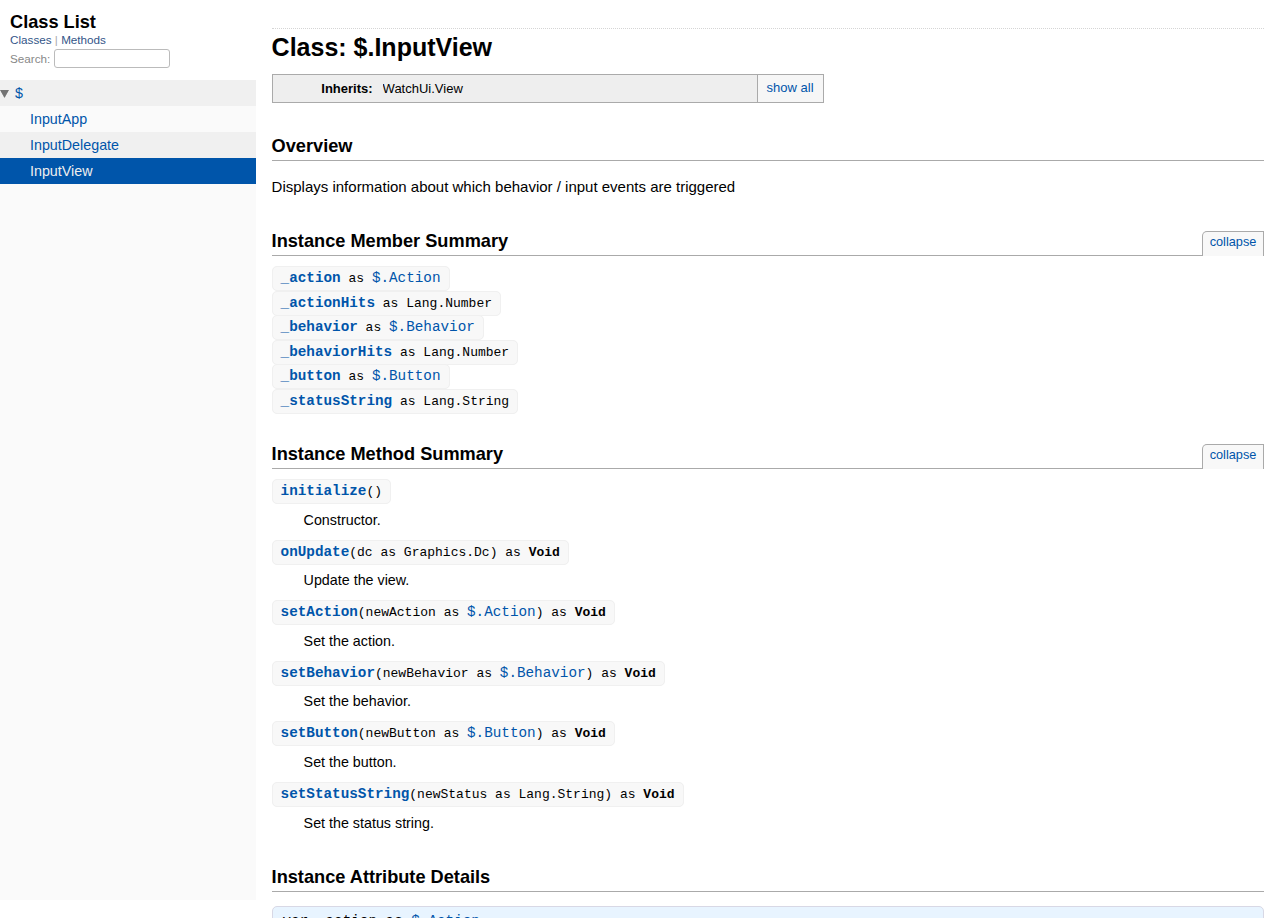
<file: docs/Global/InputView.html>
<!-- Header -->
<!DOCTYPE html>
<html>
  <head>
    <meta charset="utf-8">
    <meta name="viewport" content="width=device-width, initial-scale=1.0">
    <title> $.InputView </title>

    <link rel="stylesheet" href="../css/style.css" type="text/css" charset="utf-8" />
    <link rel="stylesheet" href="../css/common.css" type="text/css" charset="utf-8" />

    <script type="text/javascript" charset="utf-8">
      pathId = "$.InputView";
      relpath = '../';
    </script>
    <script type="text/javascript" charset="utf-8" src="../js/jquery.js"></script>
    <script type="text/javascript" charset="utf-8" src="../js/app.js"></script>
 </head>

 <body>
<div class="nav_wrap">
  <iframe id="nav" src="../class_list.html"></iframe>
  <div id="resizer"></div>
</div>

<div id="main" tabindex="-1">
<iframe id="search_frame" src="../class_list.html"></iframe>


  <div id="content"><h1>Class: $.InputView</h1>

  <!-- Inherits -->
  <div class="box_info">
    <dl>
  <dt>Inherits:</dt>
  <dd>
    <span class="inheritName">WatchUi.View</span>
    <ul class="fullTree">
      <li class="next">
  <div class='inline'>
    WatchUi.View
  </div>
</li>
<li class="next">
  <div class='inline'>
    <a href="../Global/InputView.html">InputView</a>
  </div>
</li>
    </ul>
    <a href="#" class="inheritanceTree">show all</a>
  </dd>
</dl>
  </div>

<h2>Overview</h2>
<!-- Overview -->

<!-- Description -->
  <div class="docstring">
    <div class="discussion">
      <p>
Displays information about which behavior / input events are triggered
</p>


    </div>
  </div>




<div class="tags">





</div>







<h2>Instance Member Summary <small><a href="#" class="summary_toggle">collapse</a></small></h2>
<ul class="summary">
   <li class="public">
  <span class="summary_signature">
    <a href="#_action-var" title="_action (Var)"><strong>_action</strong></a>  as <span class='type'><a href="../index.html#Action-module">$.Action</a></span>
  </span>


</li><li class="public">
  <span class="summary_signature">
    <a href="#_actionHits-var" title="_actionHits (Var)"><strong>_actionHits</strong></a>  as Lang.Number
  </span>


</li><li class="public">
  <span class="summary_signature">
    <a href="#_behavior-var" title="_behavior (Var)"><strong>_behavior</strong></a>  as <span class='type'><a href="../index.html#Behavior-module">$.Behavior</a></span>
  </span>


</li><li class="public">
  <span class="summary_signature">
    <a href="#_behaviorHits-var" title="_behaviorHits (Var)"><strong>_behaviorHits</strong></a>  as Lang.Number
  </span>


</li><li class="public">
  <span class="summary_signature">
    <a href="#_button-var" title="_button (Var)"><strong>_button</strong></a>  as <span class='type'><a href="../index.html#Button-module">$.Button</a></span>
  </span>


</li><li class="public">
  <span class="summary_signature">
    <a href="#_statusString-var" title="_statusString (Var)"><strong>_statusString</strong></a>  as Lang.String
  </span>


</li>
</ul>

<h2>
   Instance Method Summary
   <small><a href="#" class="summary_toggle">collapse</a></small>
</h2>
<ul class="summary">
<li class="public">

      <span class="summary_signature">
      <a href="#initialize-instance_function" title="initialize (Instance Function)"><strong>initialize</strong></a>()
      </span>

  <span class="summary_desc">
    <div class="inline">
<p>
Constructor.
</p>


    </div>
  </span>
</li><li class="public">

      <span class="summary_signature">
      <a href="#onUpdate-instance_function" title="onUpdate (Instance Function)"><strong>onUpdate</strong></a>(dc as Graphics.Dc)    as <b>Void</b>
      </span>

  <span class="summary_desc">
    <div class="inline">
<p>
Update the view.
</p>


    </div>
  </span>
</li><li class="public">

      <span class="summary_signature">
      <a href="#setAction-instance_function" title="setAction (Instance Function)"><strong>setAction</strong></a>(newAction as <span class='type'><a href="../index.html#Action-module">$.Action</a></span>)    as <b>Void</b>
      </span>

  <span class="summary_desc">
    <div class="inline">
<p>
Set the action.
</p>


    </div>
  </span>
</li><li class="public">

      <span class="summary_signature">
      <a href="#setBehavior-instance_function" title="setBehavior (Instance Function)"><strong>setBehavior</strong></a>(newBehavior as <span class='type'><a href="../index.html#Behavior-module">$.Behavior</a></span>)    as <b>Void</b>
      </span>

  <span class="summary_desc">
    <div class="inline">
<p>
Set the behavior.
</p>


    </div>
  </span>
</li><li class="public">

      <span class="summary_signature">
      <a href="#setButton-instance_function" title="setButton (Instance Function)"><strong>setButton</strong></a>(newButton as <span class='type'><a href="../index.html#Button-module">$.Button</a></span>)    as <b>Void</b>
      </span>

  <span class="summary_desc">
    <div class="inline">
<p>
Set the button.
</p>


    </div>
  </span>
</li><li class="public">

      <span class="summary_signature">
      <a href="#setStatusString-instance_function" title="setStatusString (Instance Function)"><strong>setStatusString</strong></a>(newStatus as Lang.String)    as <b>Void</b>
      </span>

  <span class="summary_desc">
    <div class="inline">
<p>
Set the status string.
</p>


    </div>
  </span>
</li>
</ul>

 <div id="instance_attr_details" class="attr_details">
    <h2>Instance Attribute Details</h2>
    <dt id="_action-var" class="">
<h3 class="signature " id="_action-var">

var _action  as <span class='type'><a href="../index.html#Action-module">$.Action</a></span>

</h3>



<div class="tags">




</div>

</dt><dt id="_actionHits-var" class="">
<h3 class="signature " id="_actionHits-var">

var _actionHits  as Lang.Number

</h3>



<div class="tags">




</div>

</dt><dt id="_behavior-var" class="">
<h3 class="signature " id="_behavior-var">

var _behavior  as <span class='type'><a href="../index.html#Behavior-module">$.Behavior</a></span>

</h3>



<div class="tags">




</div>

</dt><dt id="_behaviorHits-var" class="">
<h3 class="signature " id="_behaviorHits-var">

var _behaviorHits  as Lang.Number

</h3>



<div class="tags">




</div>

</dt><dt id="_button-var" class="">
<h3 class="signature " id="_button-var">

var _button  as <span class='type'><a href="../index.html#Button-module">$.Button</a></span>

</h3>



<div class="tags">




</div>

</dt><dt id="_statusString-var" class="">
<h3 class="signature " id="_statusString-var">

var _statusString  as Lang.String

</h3>



<div class="tags">




</div>

</dt>
 </div>

 <div id="instance_method_details" class="method_details_list">
  <h2>Instance Method Details</h2>
<div class="method_details">
  <h3 class="signature" id="initialize-instance_function">
    <strong>initialize()</strong>
  </h3>

  <div class="docstring">
    <div class="discussion">
      <p>
Constructor
</p>


    </div>
  </div>

  <div class="tags">







  </div>
</div><div class="method_details">
  <h3 class="signature" id="onUpdate-instance_function">
    <strong>onUpdate(dc as Graphics.Dc)</strong> <span class='type'> as <b>Void</b></span>
  </h3>

  <div class="docstring">
    <div class="discussion">
      <p>
Update the view
</p>


    </div>
  </div>

  <div class="tags">
    <p class="tag_title">Parameters:</p>
    <ul class="param">
      <li>
        <span class='name'>dc</span>
        &mdash;
        <div class='inline'>
<p>
Device Context
</p>


        </div>
    </li>
    </ul>







  </div>
</div><div class="method_details">
  <h3 class="signature" id="setAction-instance_function">
    <strong>setAction(newAction as <span class='type'><a href="../index.html#Action-module">$.Action</a></span>)</strong> <span class='type'> as <b>Void</b></span>
  </h3>

  <div class="docstring">
    <div class="discussion">
      <p>
Set the action
</p>


    </div>
  </div>

  <div class="tags">
    <p class="tag_title">Parameters:</p>
    <ul class="param">
      <li>
        <span class='name'>newAction</span>
        &mdash;
        <div class='inline'>
<p>
The new action
</p>


        </div>
    </li>
    </ul>







  </div>
</div><div class="method_details">
  <h3 class="signature" id="setBehavior-instance_function">
    <strong>setBehavior(newBehavior as <span class='type'><a href="../index.html#Behavior-module">$.Behavior</a></span>)</strong> <span class='type'> as <b>Void</b></span>
  </h3>

  <div class="docstring">
    <div class="discussion">
      <p>
Set the behavior
</p>


    </div>
  </div>

  <div class="tags">
    <p class="tag_title">Parameters:</p>
    <ul class="param">
      <li>
        <span class='name'>newBehavior</span>
        &mdash;
        <div class='inline'>
<p>
The new behavior
</p>


        </div>
    </li>
    </ul>







  </div>
</div><div class="method_details">
  <h3 class="signature" id="setButton-instance_function">
    <strong>setButton(newButton as <span class='type'><a href="../index.html#Button-module">$.Button</a></span>)</strong> <span class='type'> as <b>Void</b></span>
  </h3>

  <div class="docstring">
    <div class="discussion">
      <p>
Set the button
</p>


    </div>
  </div>

  <div class="tags">
    <p class="tag_title">Parameters:</p>
    <ul class="param">
      <li>
        <span class='name'>newButton</span>
        &mdash;
        <div class='inline'>
<p>
The new button
</p>


        </div>
    </li>
    </ul>







  </div>
</div><div class="method_details">
  <h3 class="signature" id="setStatusString-instance_function">
    <strong>setStatusString(newStatus as Lang.String)</strong> <span class='type'> as <b>Void</b></span>
  </h3>

  <div class="docstring">
    <div class="discussion">
      <p>
Set the status string
</p>


    </div>
  </div>

  <div class="tags">
    <p class="tag_title">Parameters:</p>
    <ul class="param">
      <li>
        <span class='name'>newStatus</span>
        &mdash;
        <div class='inline'>
<p>
The new status
</p>


        </div>
    </li>
    </ul>







  </div>
</div>
</div>
</div>

<hr/>

<p class="signature">
Generated Mar 21, 2023, 1:46:30 PM
</p>

</body>
</file>
<file: docs/css/style.css>
html {
  width: 100%;
  height: 100%;
}
body {
  font-family: "Lucida Sans", "Lucida Grande", Verdana, Arial, sans-serif;
  font-size: 13px;
  width: 100%;
  margin: 0;
  padding: 0;
  display: flex;
  display: -webkit-flex;
  display: -ms-flexbox;
}

#nav {
  position: relative;
  width: 100%;
  height: 100%;
  border: 0;
  border-right: 1px dotted #eee;
  overflow: auto;
}
.nav_wrap {
  margin: 0;
  padding: 0;
  width: 20%;
  height: 100%;
  position: relative;
  display: flex;
  display: -webkit-flex;
  display: -ms-flexbox;
  flex-shrink: 0;
  -webkit-flex-shrink: 0;
  -ms-flex: 1 0;
}
#resizer {
  position: absolute;
  right: -5px;
  top: 0;
  width: 10px;
  height: 100%;
  cursor: col-resize;
  z-index: 9999;
}
#main {
  flex: 5 1;
  -webkit-flex: 5 1;
  -ms-flex: 5 1;
  outline: none;
  position: relative;
  background: #fff;
  padding: 1.2em;
  padding-top: 0.2em;
}

@media (max-width: 920px) {
  .nav_wrap { display: none; }
}

@media (min-width: 920px) {
  body { height: 100%; overflow: hidden; }
  #main { height: 100%; overflow: auto; }
  #search { display: none; }
  #search_frame { display: none; }
}

#main img { max-width: 100%; }
h1 { font-size: 25px; margin: 1em 0 0.5em; padding-top: 4px; border-top: 1px dotted #d5d5d5; }
h1.noborder { border-top: 0px; margin-top: 0; padding-top: 4px; }
h1.title { margin-bottom: 10px; }
h1.alphaindex { margin-top: 0; font-size: 22px; }
h2 {
  padding: 0;
  padding-bottom: 3px;
  border-bottom: 1px #aaa solid;
  font-size: 1.4em;
  margin: 1.8em 0 0.5em;
  position: relative;
}
h2 small { font-weight: normal; font-size: 0.7em; display: inline; position: absolute; right: 0; }
h2 small a {
  display: block;
  height: 20px;
  border: 1px solid #aaa;
  border-bottom: 0;
  border-top-left-radius: 5px;
  background: #f8f8f8;
  position: relative;
  padding: 2px 7px;
}
.clear { clear: both; }
.inline { display: inline; }
.inline p:first-child { display: inline; }
.docstring, .tags, #filecontents { font-size: 15px; line-height: 1.5145em; }
.docstring p > code, .docstring p > tt, .tags p > code, .tags p > tt {
  color: #c7254e; background: #f9f2f4; padding: 2px 4px; font-size: 1em;
  border-radius: 4px;
}
.docstring h1, .docstring h2, .docstring h3, .docstring h4 { padding: 0; border: 0; border-bottom: 1px dotted #bbb; }
.docstring h1 { font-size: 1.2em; }
.docstring h2 { font-size: 1.1em; }
.docstring h3, .docstring h4 { font-size: 1em; border-bottom: 0; padding-top: 10px; }
.summary_desc .object_link a, .docstring .object_link a {
  font-family: monospace; font-size: 1.05em;
  color: #05a; background: #EDF4FA; padding: 2px 4px; font-size: 1em;
  border-radius: 4px;
}
.rdoc-term { padding-right: 25px; font-weight: bold; }
.rdoc-list p { margin: 0; padding: 0; margin-bottom: 4px; }

/* style for <table> */
#filecontents table, .docstring table { border-collapse: collapse; }
#filecontents table th, #filecontents table td,
.docstring table th, .docstring table td { border: 1px solid #ccc; padding: 8px; padding-right: 17px; }
#filecontents table tr:nth-child(odd),
.docstring table tr:nth-child(odd) { background: #eee; }
#filecontents table tr:nth-child(even),
.docstring table tr:nth-child(even) { background: #fff; }
#filecontents table th, .docstring table th { background: #fff; }

/* style for <ul> */
#filecontents li > p, .docstring li > p { margin: 0px; }
#filecontents ul, .docstring ul { padding-left: 20px; }
/* style for <dl> */
#filecontents dl, .docstring dl { border: 1px solid #ccc; }
#filecontents dt, .docstring dt { background: #ddd; font-weight: bold; padding: 3px 5px; }
#filecontents dd, .docstring dd { padding: 5px 0px; margin-left: 18px; }
#filecontents dd > p, .docstring dd > p { margin: 0px; }

.note {
  color: #222;
  margin: 20px 0;
  padding: 10px;
  border: 1px solid #eee;
  border-radius: 3px;
  display: block;
}
.docstring .note {
  border-left-color: #ccc;
  border-left-width: 5px;
}
.note.todo { background: #ffffc5; border-color: #ececaa; }
.note.returns_void { background: #efefef; }
.note.deprecated { background: #ffe5e5; border-color: #e9dada; }
.note.title.deprecated { background: #ffe5e5; border-color: #e9dada; }
.note.private { background: #ffffc5; border-color: #ececaa; }
.note.title { padding: 3px 6px; font-size: 0.9em; font-family: "Lucida Sans", "Lucida Grande", Verdana, Arial, sans-serif; display: inline; }
.summary_signature + .note.title { margin-left: 7px; }
h1 .note.title { font-size: 0.5em; font-weight: normal; padding: 3px 5px; position: relative; top: -3px; text-transform: capitalize; }
.note.title { background: #efefef; }
.note.title.constructor { color: #fff; background: #6a98d6; border-color: #6689d6; }
.note.title.writeonly { color: #fff; background: #45a638; border-color: #2da31d; }
.note.title.readonly { color: #fff; background: #6a98d6; border-color: #6689d6; }
.note.title.private { background: #d5d5d5; border-color: #c5c5c5; }
.note.title.not_defined_here { background: transparent; border: none; font-style: italic; }
.discussion .note { margin-top: 6px; }
.discussion .note:first-child { margin-top: 0; }

h3.inherited {
  font-style: italic;
  font-family: "Lucida Sans", "Lucida Grande", Verdana, Arial, sans-serif;
  font-weight: normal;
  padding: 0;
  margin: 0;
  margin-top: 12px;
  margin-bottom: 3px;
  font-size: 13px;
}
p.inherited {
  padding: 0;
  margin: 0;
  margin-left: 25px;
}

.box_info dl {
  margin: 0;
  border: 0;
  width: 100%;
  font-size: 1em;
  display: flex;
  display: -webkit-flex;
  display: -ms-flexbox;
}
.box_info dl dt {
  flex-shrink: 0;
  -webkit-flex-shrink: 1;
  -ms-flex-shrink: 1;
  width: 100px;
  text-align: right;
  font-weight: bold;
  border: 1px solid #aaa;
  border-width: 1px 0px 0px 1px;
  padding: 6px 0;
  padding-right: 10px;
}
.box_info dl dd {
  flex-grow: 1;
  -webkit-flex-grow: 1;
  -ms-flex: 1;
  max-width: 420px;
  padding: 6px 0;
  padding-right: 20px;
  border: 1px solid #aaa;
  border-width: 1px 1px 0 0;
  overflow: hidden;
  position: relative;
}
.box_info dl:last-child > * {
  border-bottom: 1px solid #aaa;
}
.box_info dl:nth-child(odd) > * { background: #eee; }
.box_info dl:nth-child(even) > * { background: #fff; }
.box_info dl > * { margin: 0; }

ul.toplevel { list-style: none; padding-left: 0; font-size: 1.1em; }
.index_inline_list { padding-left: 0; font-size: 1.1em; }

.index_inline_list li {
  list-style: none;
  display: inline-block;
  padding: 0 12px;
  line-height: 30px;
  margin-bottom: 5px;
}

dl.constants { margin-left: 10px; }
dl.constants dt { font-weight: bold; font-size: 1.1em; margin-bottom: 5px; }
dl.constants dd { width: 75%; white-space: pre; font-family: monospace; margin-bottom: 18px; }
dl.constants .docstring .note:first-child { margin-top: 5px; }

.summary_desc {
  margin-left: 32px;
  display: block;
  font-family: sans-serif;
  font-size: 1.1em;
  margin-top: 8px;
  line-height: 1.5145em;
  margin-bottom: 0.8em;
}
.summary_desc tt { font-size: 0.9em; }
dl.constants .note { padding: 2px 6px; padding-right: 12px; margin-top: 6px; }
dl.constants .docstring { margin-left: 32px; font-size: 0.9em; font-weight: normal; }
dl.constants .tags { padding-left: 32px; font-size: 0.9em; line-height: 0.8em; }
dl.constants .discussion *:first-child { margin-top: 0; }
dl.constants .discussion *:last-child { margin-bottom: 0; }

.method_details { border-top: 1px dotted #ccc; margin-top: 25px; padding-top: 0; }
.method_details.first { border: 0; margin-top: 5px; }
.method_details.first h3.signature { margin-top: 1em; }
p.signature, h3.signature {
  font-size: 1.1em; font-weight: normal; font-family: Monaco, Consolas, Courier, monospace;
  padding: 6px 10px; margin-top: 1em;
  background: #E8F4FF; border: 1px solid #d8d8e5; border-radius: 5px;
}
p.signature tt,
h3.signature tt { font-family: Monaco, Consolas, Courier, monospace; }
p.signature .overload,
h3.signature .overload { display: block; }
p.signature .extras,
h3.signature .extras { font-weight: normal; font-family: sans-serif; color: #444; font-size: 1em; }
p.signature .not_defined_here,
h3.signature .not_defined_here,
p.signature .aliases,
h3.signature .aliases { display: block; font-weight: normal; font-size: 0.9em; font-family: sans-serif; margin-top: 0px; color: #555; }
p.signature .aliases .names,
h3.signature .aliases .names { font-family: Monaco, Consolas, Courier, monospace; font-weight: bold; color: #000; font-size: 1.2em; }

.tags .tag_title { font-size: 1.05em; margin-bottom: 0; font-weight: bold; }
.tags .tag_title tt { color: initial; padding: initial; background: initial; }
.tags ul { margin-top: 5px; padding-left: 30px; list-style: square; }
.tags ul li { margin-bottom: 3px; }
.tags ul .name { font-family: monospace; font-weight: bold; }
.tags ul .note { padding: 3px 6px; }
.tags { margin-bottom: 12px; }

.tags .examples .tag_title { margin-bottom: 10px; font-weight: bold; }
.tags .examples .inline p { padding: 0; margin: 0; font-weight: bold; font-size: 1em; }
.tags .examples .inline p:before { content: "▸"; font-size: 1em; margin-right: 5px; }

.tags .overload .overload_item { list-style: none; margin-bottom: 25px; }
.tags .overload .overload_item .signature {
  padding: 2px 8px;
  background: #F1F8FF; border: 1px solid #d8d8e5; border-radius: 3px;
}
.tags .overload .signature { margin-left: -15px; font-family: monospace; display: block; font-size: 1.1em; }
.tags .overload .docstring { margin-top: 15px; }

.defines { display: none; }

#method_missing_details .notice.this { position: relative; top: -8px; color: #888; padding: 0; margin: 0; }

.showSource { font-size: 0.9em; }
.showSource a, .showSource a:visited { text-decoration: none; color: #666; }

#content a, #content a:visited { text-decoration: none; color: #05a; }
#content a:hover { background: #ffffa5; }

ul.summary {
  list-style: none;
  font-family: monospace;
  font-size: 1em;
  line-height: 1.5em;
  padding-left: 0px;
}
ul.summary a, ul.summary a:visited {
  text-decoration: none; font-size: 1.1em;
}
ul.summary li { margin-bottom: 5px; }
.summary .summary_signature {
  padding: 4px 8px;
  background: #f8f8f8;
  border: 1px solid #f0f0f0;
  border-radius: 5px;
}
.summary_signature:hover { background: #CFEBFF; border-color: #A4CCDA; cursor: pointer; }
ul.summary.compact li { display: inline-block; margin: 0px 5px 0px 0px; line-height: 2.6em;}
ul.summary.compact .summary_signature { padding: 5px 7px; padding-right: 4px; }
#content .summary_signature:hover a,
#content .summary_signature:hover a:visited {
  background: transparent;
  color: #049;
}

p.inherited a { font-family: monospace; font-size: 0.9em; }
p.inherited { word-spacing: 5px; font-size: 1.2em; }

p.children { font-size: 1.2em; }
p.children a { font-size: 0.9em; }
p.children strong { font-size: 0.8em; }
p.children strong.modules { padding-left: 5px; }

ul.fullTree { display: none; padding-left: 0; list-style: none; margin-left: 0; margin-bottom: 10px; }
ul.fullTree ul { margin-left: 0; padding-left: 0; list-style: none; }
ul.fullTree li { text-align: center; padding-top: 18px; padding-bottom: 12px; background: url([data-uri]) no-repeat top center; }
ul.fullTree li:first-child { padding-top: 0; background: transparent; }
ul.fullTree li:last-child { padding-bottom: 0; }
.showAll ul.fullTree { display: block; }
.showAll .inheritName { display: none; }

#search { position: absolute; right: 12px; top: 0px; z-index: 9000; }
#search a {
  display: block; float: left;
  padding: 4px 8px; text-decoration: none; color: #05a; fill: #05a;
  border: 1px solid #d8d8e5;
  border-bottom-left-radius: 3px; border-bottom-right-radius: 3px;
  background: #F1F8FF;
  box-shadow: -1px 1px 3px #ddd;
}
#search a:hover { background: #f5faff; color: #06b; fill: #06b; }
#search a.active {
  background: #568; padding-bottom: 20px; color: #fff; fill: #fff;
  border: 1px solid #457;
  border-top-left-radius: 5px; border-top-right-radius: 5px;
}
#search a.inactive { color: #999; fill: #999; }
.inheritanceTree, .toggleDefines {
  float: right;
  border-left: 1px solid #aaa;
  position: absolute; top: 0; right: 0;
  height: 100%;
  background: #f6f6f6;
  padding: 5px;
  min-width: 55px;
  text-align: center;
}

#menu { font-size: 1.3em; color: #bbb; }
#menu .title, #menu a { font-size: 0.7em; }
#menu .title a { font-size: 1em; }
#menu .title { color: #555; }
#menu a, #menu a:visited { color: #333; text-decoration: none; border-bottom: 1px dotted #bbd; }
#menu a:hover { color: #05a; }

#footer { margin-top: 15px; border-top: 1px solid #ccc; text-align: center; padding: 7px 0; color: #999; }
#footer a, #footer a:visited { color: #444; text-decoration: none; border-bottom: 1px dotted #bbd; }
#footer a:hover { color: #05a; }

#listing ul.alpha { font-size: 1.1em; }
#listing ul.alpha { margin: 0; padding: 0; padding-bottom: 10px; list-style: none; }
#listing ul.alpha li.letter { font-size: 1.4em; padding-bottom: 10px; }
#listing ul.alpha ul { margin: 0; padding-left: 15px; }
#listing ul small { color: #666; font-size: 0.7em; }

li.r1 { background: #f0f0f0; }
li.r2 { background: #fafafa; }

#search_frame {
  z-index: 9999;
  background: #fff;
  display: none;
  position: absolute;
  top: 40px;
  right: 12px;
  width: 500px;
  max-width: 80%;
  height: 80%;
  overflow-y: scroll;
  border: 1px solid #999;
  border-collapse: collapse;
  box-shadow: -7px 5px 25px #aaa;
  border-radius: 2px;
}

#content ul.summary li.deprecated .summary_signature a,
#content ul.summary li.deprecated .summary_signature a:visited { text-decoration: line-through; font-style: italic; }

#toc {
  position: relative;
  float: right;
  overflow-x: auto;
  right: -3px;
  margin-left: 20px;
  margin-bottom: 20px;
  padding: 20px; padding-right: 30px;
  max-width: 300px;
  z-index: 5000;
  background: #fefefe;
  border: 1px solid #ddd;
  box-shadow: -2px 2px 6px #bbb;
}
#toc .title { margin: 0; }
#toc ol { padding-left: 1.8em; }
#toc li { font-size: 1.1em; line-height: 1.7em; }
#toc > ol > li { font-size: 1.1em; font-weight: bold; }
#toc ol > ol { font-size: 0.9em; }
#toc ol ol > ol { padding-left: 2.3em; }
#toc ol + li { margin-top: 0.3em; }
#toc.hidden { padding: 10px; background: #fefefe; box-shadow: none; }
#toc.hidden:hover { background: #fafafa; }
#filecontents h1 + #toc.nofloat { margin-top: 0; }
@media (max-width: 560px) {
  #toc {
    margin-left: 0;
    margin-top: 16px;
    float: none;
    max-width: none;
  }
}

/* syntax highlighting */
.source_code { display: none; padding: 3px 8px; border-left: 8px solid #ddd; margin-top: 5px; }
#filecontents pre.code, .docstring pre.code, .source_code pre { font-family: monospace; }
#filecontents pre.code, .docstring pre.code { display: block; }
.source_code .lines { padding-right: 12px; color: #555; text-align: right; }
#filecontents pre.code, .docstring pre.code,
.tags pre.example {
  padding: 9px 14px;
  margin-top: 4px;
  border: 1px solid #e1e1e8;
  background: #f7f7f9;
  border-radius: 4px;
  font-size: 1em;
  overflow-x: auto;
  line-height: 1.2em;
}
pre.code { color: #000; tab-size: 2; }
pre.code .info.file { color: #555; }
pre.code .val { color: #036A07; }
pre.code .tstring_content,
pre.code .heredoc_beg, pre.code .heredoc_end,
pre.code .qwords_beg, pre.code .qwords_end,
pre.code .tstring, pre.code .dstring { color: #036A07; }
pre.code .fid, pre.code .rubyid_new, pre.code .rubyid_to_s,
pre.code .rubyid_to_sym, pre.code .rubyid_to_f,
pre.code .dot + pre.code .id,
pre.code .rubyid_to_i pre.code .rubyid_each { color: #0085FF; }
pre.code .comment { color: #0066FF; }
pre.code .const, pre.code .constant { color: #585CF6; }
pre.code .label,
pre.code .symbol { color: #C5060B; }
pre.code .kw,
pre.code .rubyid_require,
pre.code .rubyid_extend,
pre.code .rubyid_include { color: #0000FF; }
pre.code .ivar { color: #318495; }
pre.code .gvar,
pre.code .rubyid_backref,
pre.code .rubyid_nth_ref { color: #6D79DE; }
pre.code .regexp, .dregexp { color: #036A07; }
pre.code a { border-bottom: 1px dotted #bbf; }
.enumTable, .constTable {
  border: 1px solid black;
  border-collapse: collapse;
}

.enumTableCell, .constTableCell {
  padding-left: 10px
}

.enumTableOdd {
  background: #eee;
}

.enumTableEven {
  background: #fff;
}

.enumTableHeader, .constTableHeader {
  text-align: left;
  padding-left: 10px;
}

.noteTitle {
  font-weight: bold;
  font-size: 120%;
}
</file>
<file: docs/css/common.css>
/* Override this file with custom rules */
</file>
<file: docs/css/full_list.css>
body {
  margin: 0;
  font-family: "Lucida Sans", "Lucida Grande", Verdana, Arial, sans-serif;
  font-size: 13px;
  height: 101%;
  overflow-x: hidden;
  background: #fafafa;
}

h1 { padding: 12px 10px; padding-bottom: 0; margin: 0; font-size: 1.4em; }
.clear { clear: both; }
.fixed_header { position: fixed; background: #fff; width: 100%; padding-bottom: 10px; margin-top: 0; top: 0; z-index: 9999; height: 70px; }
#search { position: absolute; right: 5px; top: 9px; padding-left: 24px; }
#content.insearch #search, #content.insearch #noresults { background: url([data-uri]) no-repeat center left; }
#full_list { padding: 0; list-style: none; margin-left: 0; margin-top: 80px; font-size: 1.1em; }
#full_list ul { padding: 0; }
#full_list li { padding: 0; margin: 0; list-style: none; }
#full_list li .item { padding: 5px 5px 5px 12px; }
#noresults { padding: 7px 12px; background: #fff; }
#content.insearch #noresults { margin-left: 7px; }
li.collapsed ul { display: none; }
li a.toggle { cursor: default; position: relative; left: -5px; top: 4px; text-indent: -999px; width: 10px; height: 9px; margin-left: -10px; display: block; float: left; background: url([data-uri]) no-repeat bottom left; }
li.collapsed a.toggle { opacity: 0.5; cursor: default; background-position: top left; }
li { color: #888; cursor: pointer; }
li.deprecated { text-decoration: line-through; font-style: italic; }
li.odd { background: #f0f0f0; }
li.even { background: #fafafa; }
.item:hover { background: #ddd; }
li small:before { content: "("; }
li small:after { content: ")"; }
li small.search_info { display: none; }
a, a:visited { text-decoration: none; color: #05a; }
li.clicked > .item { background: #05a; color: #ccc; }
li.clicked > .item a, li.clicked > .item a:visited { color: #eee; }
li.clicked > .item a.toggle { opacity: 0.5; background-position: bottom right; }
li.collapsed.clicked a.toggle { background-position: top right; }
#search input { border: 1px solid #bbb; border-radius: 3px; }
#full_list_nav { margin-left: 10px; font-size: 0.9em; display: block; color: #aaa; }
#full_list_nav a, #nav a:visited { color: #358; }
#full_list_nav a:hover { background: transparent; color: #5af; }
#full_list_nav span:after { content: ' | '; }
#full_list_nav span:last-child:after { content: ''; }

#content h1 { margin-top: 0; }
li { white-space: nowrap; cursor: normal; }
li small { display: block; font-size: 0.8em; }
li small:before { content: ""; }
li small:after { content: ""; }
li small.search_info { display: none; }
#search { width: 170px; position: static; margin: 3px; margin-left: 10px; font-size: 0.9em; color: #888; padding-left: 0; padding-right: 24px; }
#content.insearch #search { background-position: center right; }
#search input { width: 110px; }

#full_list.insearch ul { display: block; }
#full_list.insearch .item { display: none; }
#full_list.insearch .found { display: block; padding-left: 11px !important; }
#full_list.insearch li a.toggle { display: none; }
#full_list.insearch li small.search_info { display: block; }
</file>
